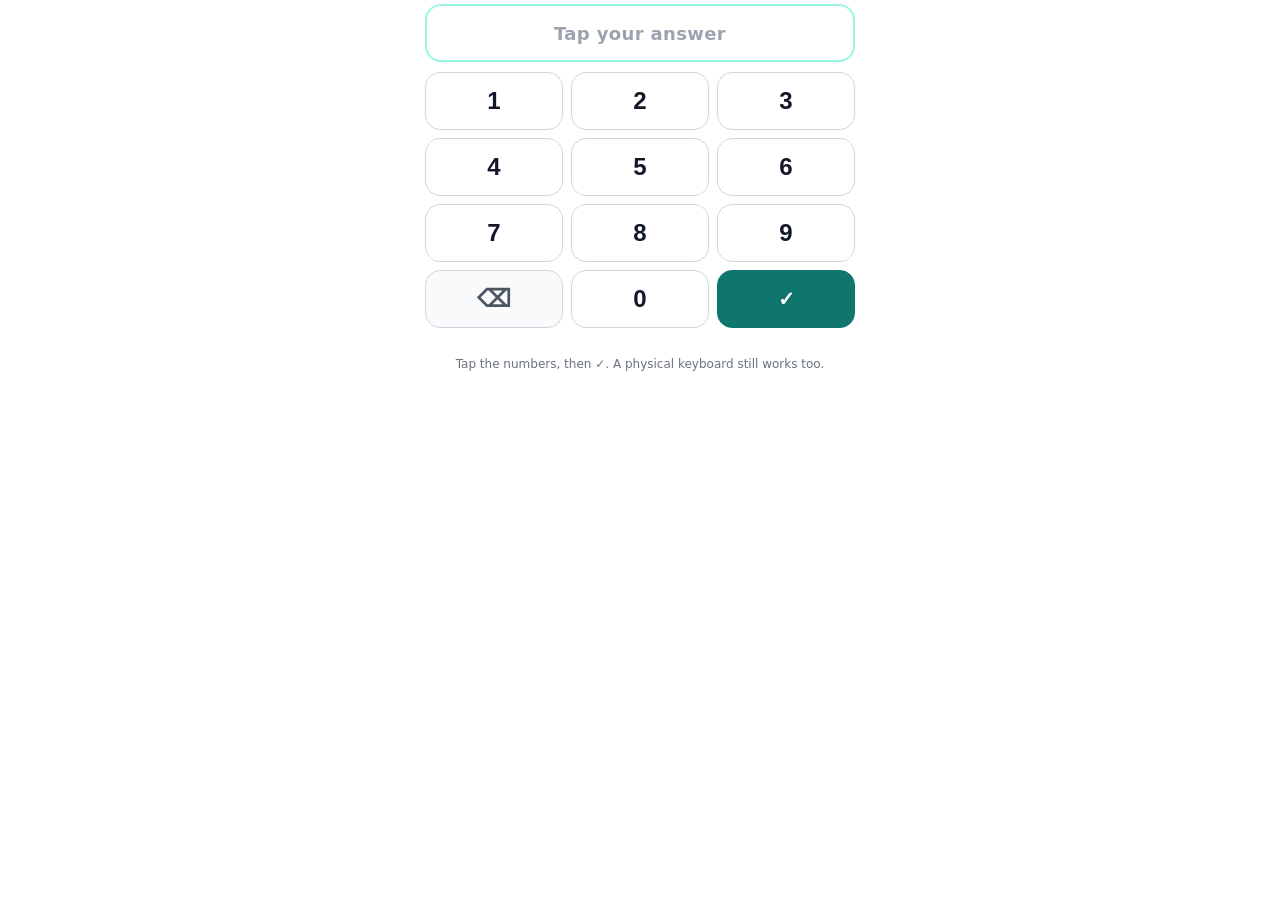
<file: answer_pad_component/index.html>
<!doctype html>
<html>
<head>
<meta charset="utf-8" />
<meta name="viewport" content="width=device-width, initial-scale=1, maximum-scale=1, user-scalable=no" />
<style>
  :root { font-family: system-ui,-apple-system,BlinkMacSystemFont,"Segoe UI",sans-serif; color:#111827; }
  * { box-sizing:border-box; }
  body { margin:0; padding:2px 2px 8px; background:transparent; }
  .wrap { max-width:430px; margin:0 auto; }
  .display {
    height:58px; display:flex; align-items:center; justify-content:center;
    border:2px solid #99f6e4; border-radius:16px; background:#fff;
    font-size:30px; font-weight:900; color:#111827; letter-spacing:.02em;
    margin:2px 0 10px;
  }
  .display.empty { color:#9ca3af; font-size:18px; font-weight:750; }
  .pad { display:grid; grid-template-columns:repeat(3,1fr); gap:8px; }
  button {
    min-height:58px; border:1px solid #d1d5db; border-radius:15px;
    background:#fff; color:#111827; font-size:24px; font-weight:900;
    cursor:pointer; touch-action:manipulation; -webkit-tap-highlight-color:transparent;
  }
  button:active { transform:translateY(1px); background:#f3f4f6; }
  .back { color:#4b5563; background:#f9fafb; }
  .submit { background:#0f766e; color:#fff; border-color:#0f766e; font-size:20px; }
  .submit:active { background:#115e59; }
  .error { min-height:20px; margin-top:6px; text-align:center; color:#b91c1c; font-size:13px; font-weight:750; }
  .hint { margin-top:3px; text-align:center; color:#6b7280; font-size:12px; }
</style>
</head>
<body>
<div id="root" class="wrap"></div>
<script>
(() => {
  let args = {};
  let digits = '';
  let startedAt = performance.now();
  let submitted = false;
  let lastHeight = 0;

  function post(type, extra={}) {
    window.parent.postMessage(Object.assign({isStreamlitMessage:true, type}, extra), '*');
  }
  function ready() { post('streamlit:componentReady', {apiVersion:1}); }
  function setHeight() { requestAnimationFrame(() => { const height = Math.ceil(document.documentElement.scrollHeight + 4); if (height !== lastHeight) { lastHeight = height; post('streamlit:setFrameHeight', {height}); } }); }
  function setValue(value) { post('streamlit:setComponentValue', {value, dataType:'json'}); }

  function render() {
    const display = digits || 'Tap your answer';
    const cls = digits ? 'display' : 'display empty';
    document.getElementById('root').innerHTML = `
      <div id="display" class="${cls}" aria-live="polite">${display}</div>
      <div class="pad" aria-label="Number pad">
        <button type="button" data-digit="1">1</button><button type="button" data-digit="2">2</button><button type="button" data-digit="3">3</button>
        <button type="button" data-digit="4">4</button><button type="button" data-digit="5">5</button><button type="button" data-digit="6">6</button>
        <button type="button" data-digit="7">7</button><button type="button" data-digit="8">8</button><button type="button" data-digit="9">9</button>
        <button type="button" id="back" class="back" aria-label="Delete last digit">⌫</button><button type="button" data-digit="0">0</button><button type="button" id="submit" class="submit">✓</button>
      </div>
      <div id="error" class="error"></div>
      <div class="hint">Tap the numbers, then ✓. A physical keyboard still works too.</div>`;
    setHeight();

    document.querySelectorAll('[data-digit]').forEach(btn => btn.addEventListener('click', () => addDigit(btn.dataset.digit)));
    document.getElementById('back').addEventListener('click', erase);
    document.getElementById('submit').addEventListener('click', submit);
  }

  function addDigit(d) {
    if (submitted || digits.length >= 3) return;
    digits += d;
    if (digits.length > 1) digits = digits.replace(/^0+/, '') || '0';
    render();
  }
  function erase() {
    if (submitted) return;
    digits = digits.slice(0,-1);
    render();
  }
  function submit() {
    if (submitted) return;
    const value = Number(digits);
    if (!digits || !Number.isInteger(value) || value < 0 || value > 200) {
      document.getElementById('error').textContent = 'Enter a whole-number answer.';
      return;
    }
    submitted = true;
    const seconds = Math.max(0, (performance.now() - startedAt) / 1000);
    setValue({answer:value, response_seconds:Number(seconds.toFixed(3)), nonce:Date.now()});
    document.getElementById('submit').textContent = '✓';
  }

  document.addEventListener('keydown', (event) => {
    if (event.key >= '0' && event.key <= '9') { event.preventDefault(); addDigit(event.key); }
    else if (event.key === 'Backspace' || event.key === 'Delete') { event.preventDefault(); erase(); }
    else if (event.key === 'Enter') { event.preventDefault(); submit(); }
  });

  window.addEventListener('message', (event) => {
    if (!event.data || event.data.type !== 'streamlit:render') return;
    args = event.data.args || {};
    if (!document.getElementById('display')) render();
    else setHeight();
  });
  if (window.ResizeObserver) {
    new ResizeObserver(setHeight).observe(document.documentElement);
  }
  ready();
  render();
})();
</script>
</body>
</html>
</file>
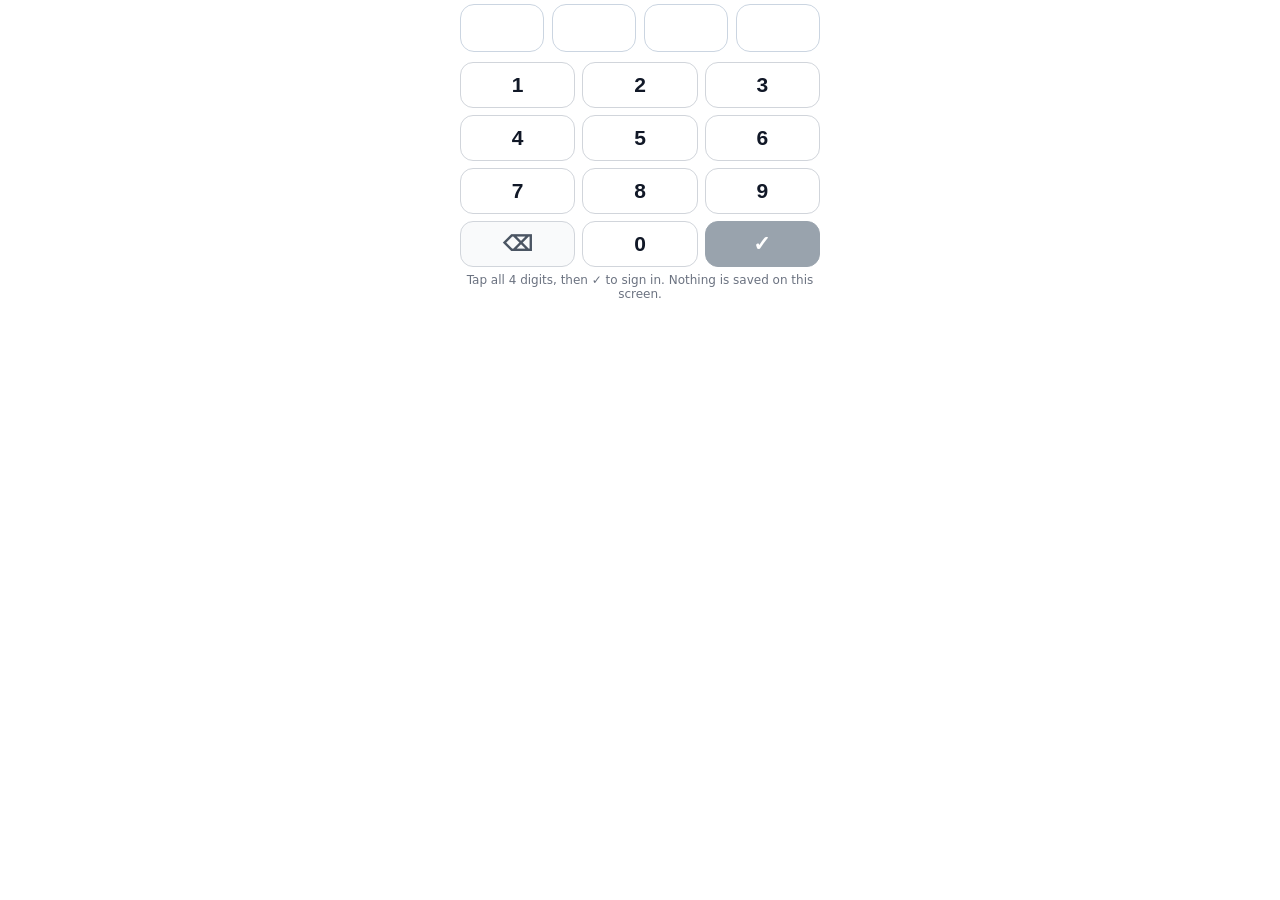
<file: pin_entry_component/index.html>
<!doctype html>
<html>
<head>
<meta charset="utf-8" />
<meta name="viewport" content="width=device-width, initial-scale=1, maximum-scale=1, user-scalable=no" />
<style>
  :root { font-family: system-ui,-apple-system,BlinkMacSystemFont,"Segoe UI",sans-serif; color:#111827; }
  * { box-sizing:border-box; }
  body { margin:0; padding:2px 2px 8px; background:transparent; }
  .wrap { max-width:360px; margin:0 auto; }
  .slots { display:grid; grid-template-columns:repeat(4,1fr); gap:8px; margin:2px 0 10px; }
  .slot {
    min-height:48px; border:1px solid #cbd5e1; border-radius:14px; background:#fff;
    display:flex; align-items:center; justify-content:center; font-size:25px; font-weight:900;
  }
  .slot.filled { border-color:#5eead4; background:#f0fdfa; }
  .pad { display:grid; grid-template-columns:repeat(3,1fr); gap:7px; }
  button {
    min-height:46px; border:1px solid #d1d5db; border-radius:13px;
    background:#fff; color:#111827; font-size:21px; font-weight:900;
    cursor:pointer; touch-action:manipulation; -webkit-tap-highlight-color:transparent;
  }
  button:active { transform:translateY(1px); background:#f3f4f6; }
  .back { color:#4b5563; background:#f9fafb; }
  .submit { background:#0f766e; color:#fff; border-color:#0f766e; }
  .submit:disabled { background:#99a3ad; border-color:#99a3ad; cursor:not-allowed; }
  .submit:not(:disabled):active { background:#115e59; }
  .hint { margin-top:6px; text-align:center; color:#6b7280; font-size:12px; }
</style>
</head>
<body>
<div class="wrap">
  <div class="slots" aria-label="Four digit PIN" aria-live="polite">
    <div class="slot" data-slot="0"></div>
    <div class="slot" data-slot="1"></div>
    <div class="slot" data-slot="2"></div>
    <div class="slot" data-slot="3"></div>
  </div>
  <div id="pad" class="pad" aria-label="PIN number pad">
    <button type="button" data-digit="1">1</button><button type="button" data-digit="2">2</button><button type="button" data-digit="3">3</button>
    <button type="button" data-digit="4">4</button><button type="button" data-digit="5">5</button><button type="button" data-digit="6">6</button>
    <button type="button" data-digit="7">7</button><button type="button" data-digit="8">8</button><button type="button" data-digit="9">9</button>
    <button type="button" data-action="back" class="back" aria-label="Delete last PIN digit">⌫</button><button type="button" data-digit="0">0</button><button type="button" id="submit" class="submit" disabled aria-label="Sign in with this PIN">✓</button>
  </div>
  <div class="hint">Tap all 4 digits, then ✓ to sign in. Nothing is saved on this screen.</div>
</div>
<script>
(() => {
  let digits = '';
  let submitted = false;
  let lastHeight = 0;

  const slots = Array.from(document.querySelectorAll('[data-slot]'));
  const pad = document.getElementById('pad');
  const submit = document.getElementById('submit');

  function post(type, extra={}) {
    window.parent.postMessage(Object.assign({isStreamlitMessage:true, type}, extra), '*');
  }
  function ready() { post('streamlit:componentReady', {apiVersion:1}); }
  function setValue(value) { post('streamlit:setComponentValue', {value, dataType:'json'}); }
  function resize() {
    requestAnimationFrame(() => {
      const height = Math.ceil(document.documentElement.scrollHeight + 4);
      if (height !== lastHeight) {
        lastHeight = height;
        post('streamlit:setFrameHeight', {height});
      }
    });
  }

  function paint() {
    slots.forEach((slot, index) => {
      const filled = index < digits.length;
      slot.textContent = filled ? '●' : '';
      slot.classList.toggle('filled', filled);
    });
    submit.disabled = submitted || digits.length !== 4;
    resize();
  }

  function addDigit(digit) {
    if (submitted || !/^\d$/.test(digit) || digits.length >= 4) return;
    digits += digit;
    paint();
  }

  function erase() {
    if (submitted || !digits.length) return;
    digits = digits.slice(0, -1);
    paint();
  }

  function submitPin() {
    if (submitted || digits.length !== 4) return;
    submitted = true;
    paint();
    setValue({pin:digits, submitted:true, nonce:Date.now()});
  }

  // The keypad remains entirely browser-local until the student taps ✓.
  // One completed event then triggers the Streamlit login attempt.
  pad.addEventListener('click', (event) => {
    const button = event.target.closest('button');
    if (!button || !pad.contains(button)) return;
    if (button.id === 'submit') { submitPin(); return; }
    const digit = button.getAttribute('data-digit');
    if (digit !== null) addDigit(digit);
    else if (button.getAttribute('data-action') === 'back') erase();
  });

  document.addEventListener('keydown', (event) => {
    if (event.key >= '0' && event.key <= '9') {
      event.preventDefault();
      addDigit(event.key);
    } else if (event.key === 'Backspace' || event.key === 'Delete') {
      event.preventDefault();
      erase();
    } else if (event.key === 'Enter') {
      event.preventDefault();
      submitPin();
    }
  });

  window.addEventListener('message', (event) => {
    if (!event.data || event.data.type !== 'streamlit:render') return;
    // Never hydrate an empty parent value back into the local PIN. Streamlit can
    // rerender this iframe while a student is tapping; local digits stay local.
    resize();
  });

  if (window.ResizeObserver) {
    new ResizeObserver(resize).observe(document.documentElement);
  }

  ready();
  paint();
})();
</script>
</body>
</html>
</file>
